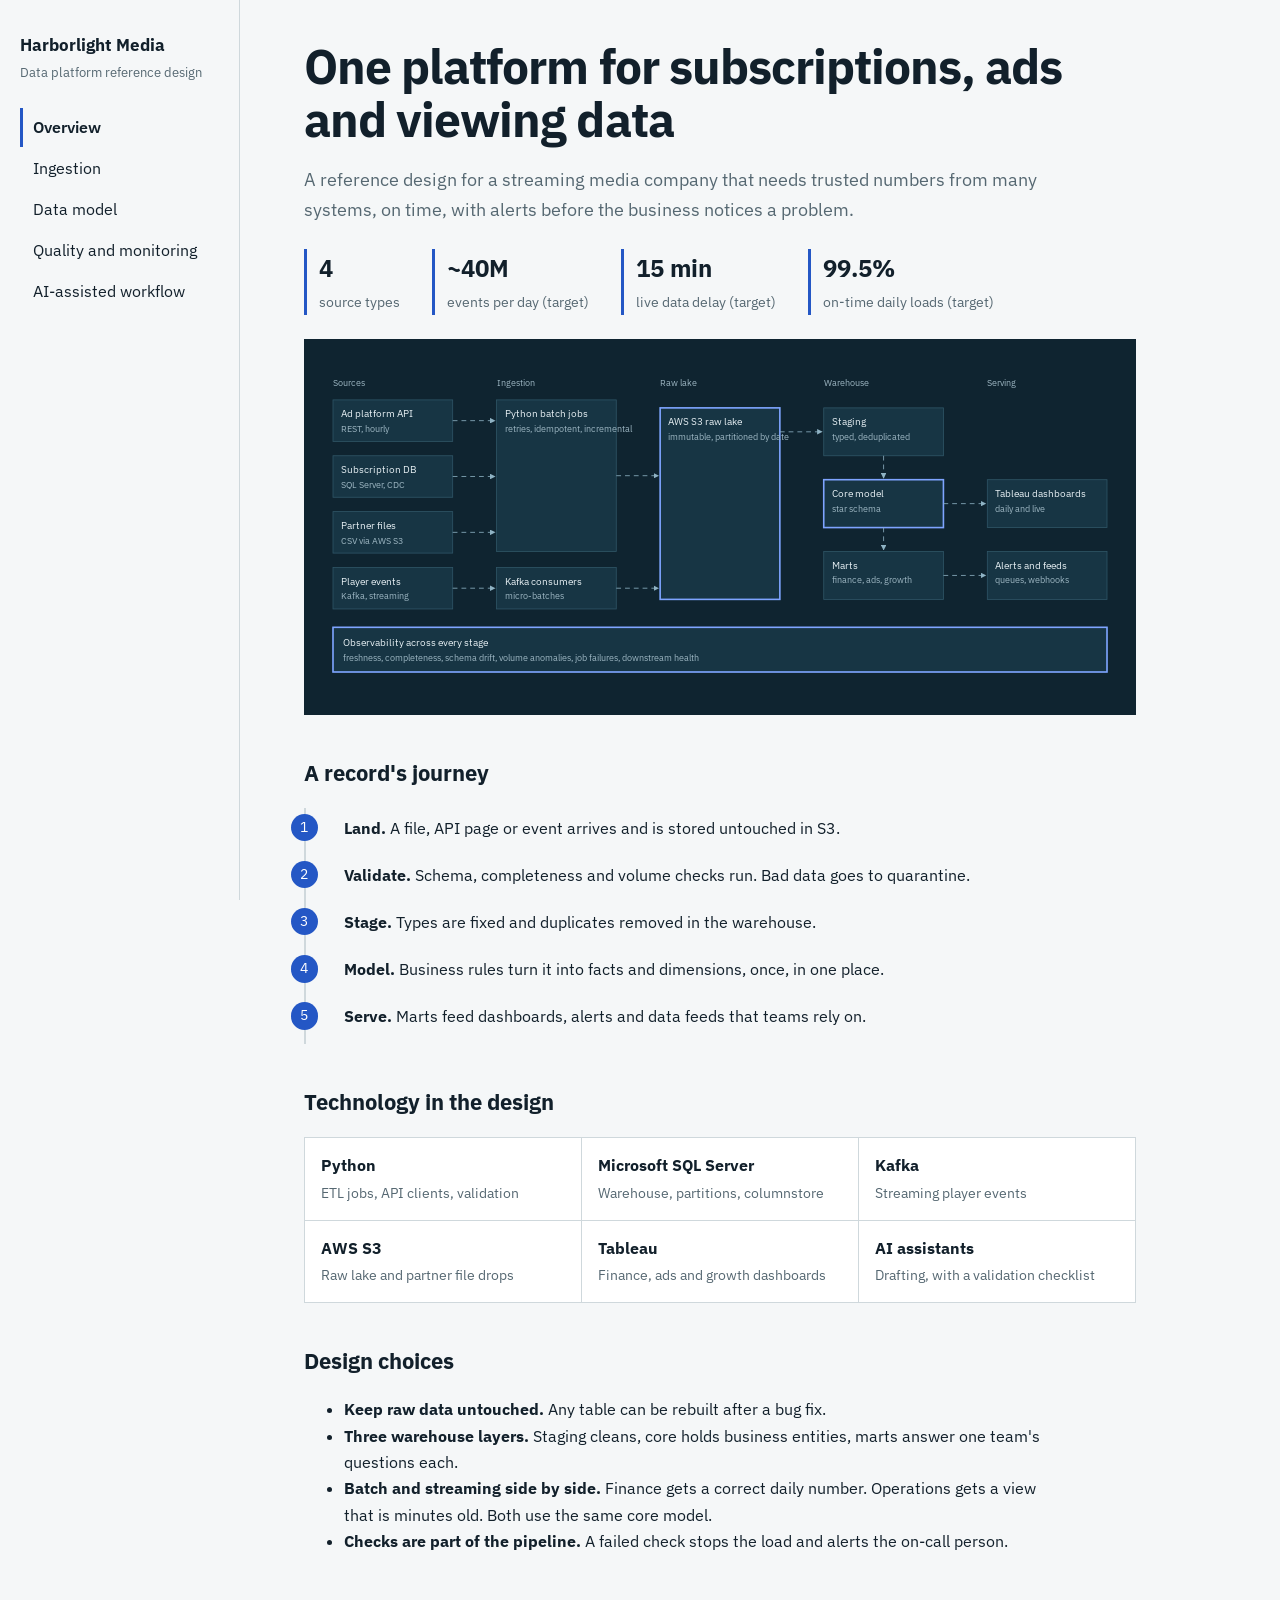
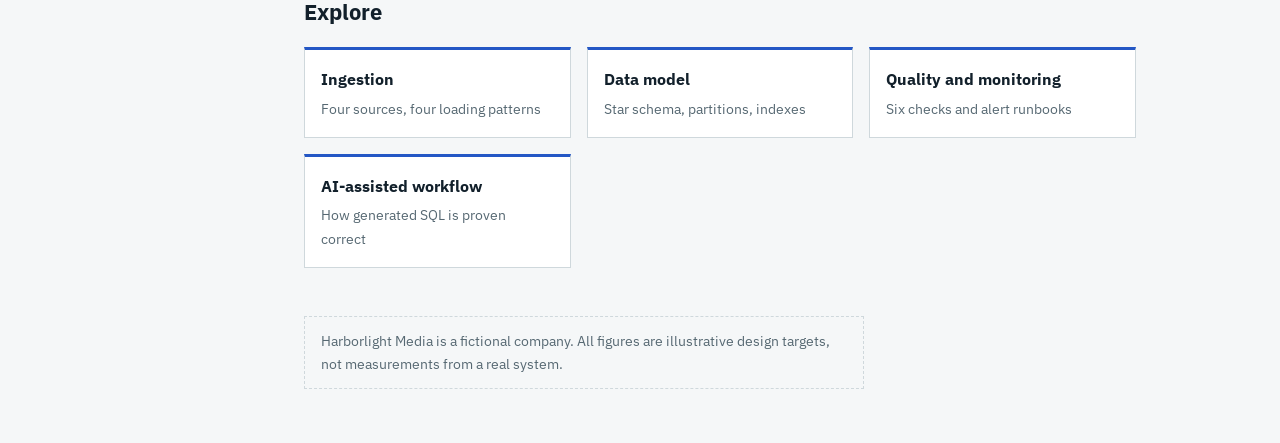
<file: index.html>
<!doctype html><html lang="en"><head><meta charset="utf-8"><meta name="viewport" content="width=device-width,initial-scale=1"><title>Overview | Harborlight Data Platform</title><link rel="preconnect" href="https://fonts.googleapis.com"><link rel="stylesheet" href="https://fonts.googleapis.com/css2?family=IBM+Plex+Sans:wght@400;600&family=IBM+Plex+Mono&display=swap"><link rel="stylesheet" href="style.css"></head><body><nav><b>Harborlight Media</b><small>Data platform reference design</small><a href="index.html" aria-current=page>Overview</a><a href="ingestion.html">Ingestion</a><a href="model.html">Data model</a><a href="quality.html">Quality and monitoring</a><a href="ai-workflow.html">AI-assisted workflow</a></nav><main>
<h1>One platform for subscriptions, ads and viewing data</h1><p class="lead">A reference design for a streaming media company that needs trusted numbers from many systems, on time, with alerts before the business notices a problem.</p>
<div class="stats"><div><strong>4</strong><span>source types</span></div><div><strong>~40M</strong><span>events per day (target)</span></div><div><strong>15 min</strong><span>live data delay (target)</span></div><div><strong>99.5%</strong><span>on-time daily loads (target)</span></div></div>
<div class="fig dark"><svg viewBox="0 0 990 410" role="img" aria-label="Sources feed Python batch jobs and Kafka consumers, which write to an S3 raw lake, then staging, core model and marts, then dashboards and alerts. Observability covers every stage."><defs><marker id="a" viewBox="0 0 10 10" refX="9" refY="5" markerWidth="7" markerHeight="7" orient="auto"><path d="M0 0L10 5L0 10z" fill="#8fb3c4"/></marker></defs><text class="s" x="10" y="32">Sources</text><text class="s" x="215" y="32">Ingestion</text><text class="s" x="420" y="32">Raw lake</text><text class="s" x="625" y="32">Warehouse</text><text class="s" x="830" y="32">Serving</text><rect class="box" x="10" y="50" width="150" height="52"/><text class="t" x="20" y="72">Ad platform API</text><text class="s" x="20" y="90">REST, hourly</text><rect class="box" x="10" y="120" width="150" height="52"/><text class="t" x="20" y="142">Subscription DB</text><text class="s" x="20" y="160">SQL Server, CDC</text><rect class="box" x="10" y="190" width="150" height="52"/><text class="t" x="20" y="212">Partner files</text><text class="s" x="20" y="230">CSV via AWS S3</text><rect class="box" x="10" y="260" width="150" height="52"/><text class="t" x="20" y="282">Player events</text><text class="s" x="20" y="300">Kafka, streaming</text><rect class="box" x="215" y="50" width="150" height="190"/><text class="t" x="225" y="72">Python batch jobs</text><text class="s" x="225" y="90">retries, idempotent, incremental</text><rect class="box" x="215" y="260" width="150" height="52"/><text class="t" x="225" y="282">Kafka consumers</text><text class="s" x="225" y="300">micro-batches</text><rect class="box" x="420" y="60" width="150" height="240"/><rect class="hl" x="420" y="60" width="150" height="240"/><text class="t" x="430" y="82">AWS S3 raw lake</text><text class="s" x="430" y="100">immutable, partitioned by date</text><rect class="box" x="625" y="60" width="150" height="60"/><text class="t" x="635" y="82">Staging</text><text class="s" x="635" y="100">typed, deduplicated</text><rect class="box" x="625" y="150" width="150" height="60"/><rect class="hl" x="625" y="150" width="150" height="60"/><text class="t" x="635" y="172">Core model</text><text class="s" x="635" y="190">star schema</text><rect class="box" x="625" y="240" width="150" height="60"/><text class="t" x="635" y="262">Marts</text><text class="s" x="635" y="280">finance, ads, growth</text><rect class="box" x="830" y="150" width="150" height="60"/><text class="t" x="840" y="172">Tableau dashboards</text><text class="s" x="840" y="190">daily and live</text><rect class="box" x="830" y="240" width="150" height="60"/><text class="t" x="840" y="262">Alerts and feeds</text><text class="s" x="840" y="280">queues, webhooks</text><path class="ar flow" d="M160 76H213"/><path class="ar flow" d="M160 146H213"/><path class="ar flow" d="M160 216H213"/><path class="ar flow" d="M160 286H213"/><path class="ar flow" d="M365 145H418"/><path class="ar flow" d="M365 286H418"/><path class="ar flow" d="M570 90H623"/><path class="ar flow" d="M700 120V148"/><path class="ar flow" d="M700 210V238"/><path class="ar flow" d="M775 180H828"/><path class="ar flow" d="M775 270H828"/><rect class="box" x="10" y="335" width="970" height="56"/><rect class="hl" x="10" y="335" width="970" height="56"/><text class="t" x="22" y="358">Observability across every stage</text><text class="s" x="22" y="377">freshness, completeness, schema drift, volume anomalies, job failures, downstream health</text></svg></div>
<h2>A record's journey</h2><ol class="j"><li><b>Land.</b> A file, API page or event arrives and is stored untouched in S3.</li><li><b>Validate.</b> Schema, completeness and volume checks run. Bad data goes to quarantine.</li><li><b>Stage.</b> Types are fixed and duplicates removed in the warehouse.</li><li><b>Model.</b> Business rules turn it into facts and dimensions, once, in one place.</li><li><b>Serve.</b> Marts feed dashboards, alerts and data feeds that teams rely on.</li></ol>
<h2>Technology in the design</h2><div class="grid"><div><b>Python</b><span>ETL jobs, API clients, validation</span></div><div><b>Microsoft SQL Server</b><span>Warehouse, partitions, columnstore</span></div><div><b>Kafka</b><span>Streaming player events</span></div><div><b>AWS S3</b><span>Raw lake and partner file drops</span></div><div><b>Tableau</b><span>Finance, ads and growth dashboards</span></div><div><b>AI assistants</b><span>Drafting, with a validation checklist</span></div></div>
<h2>Design choices</h2><ul><li><b>Keep raw data untouched.</b> Any table can be rebuilt after a bug fix.</li><li><b>Three warehouse layers.</b> Staging cleans, core holds business entities, marts answer one team's questions each.</li><li><b>Batch and streaming side by side.</b> Finance gets a correct daily number. Operations gets a view that is minutes old. Both use the same core model.</li><li><b>Checks are part of the pipeline.</b> A failed check stops the load and alerts the on-call person.</li></ul>
<h2>Explore</h2><div class="go"><a href="ingestion.html"><b>Ingestion</b><span>Four sources, four loading patterns</span></a><a href="model.html"><b>Data model</b><span>Star schema, partitions, indexes</span></a><a href="quality.html"><b>Quality and monitoring</b><span>Six checks and alert runbooks</span></a><a href="ai-workflow.html"><b>AI-assisted workflow</b><span>How generated SQL is proven correct</span></a></div>
<p class="note">Harborlight Media is a fictional company. All figures are illustrative design targets, not measurements from a real system.</p></main></body></html>
</file>
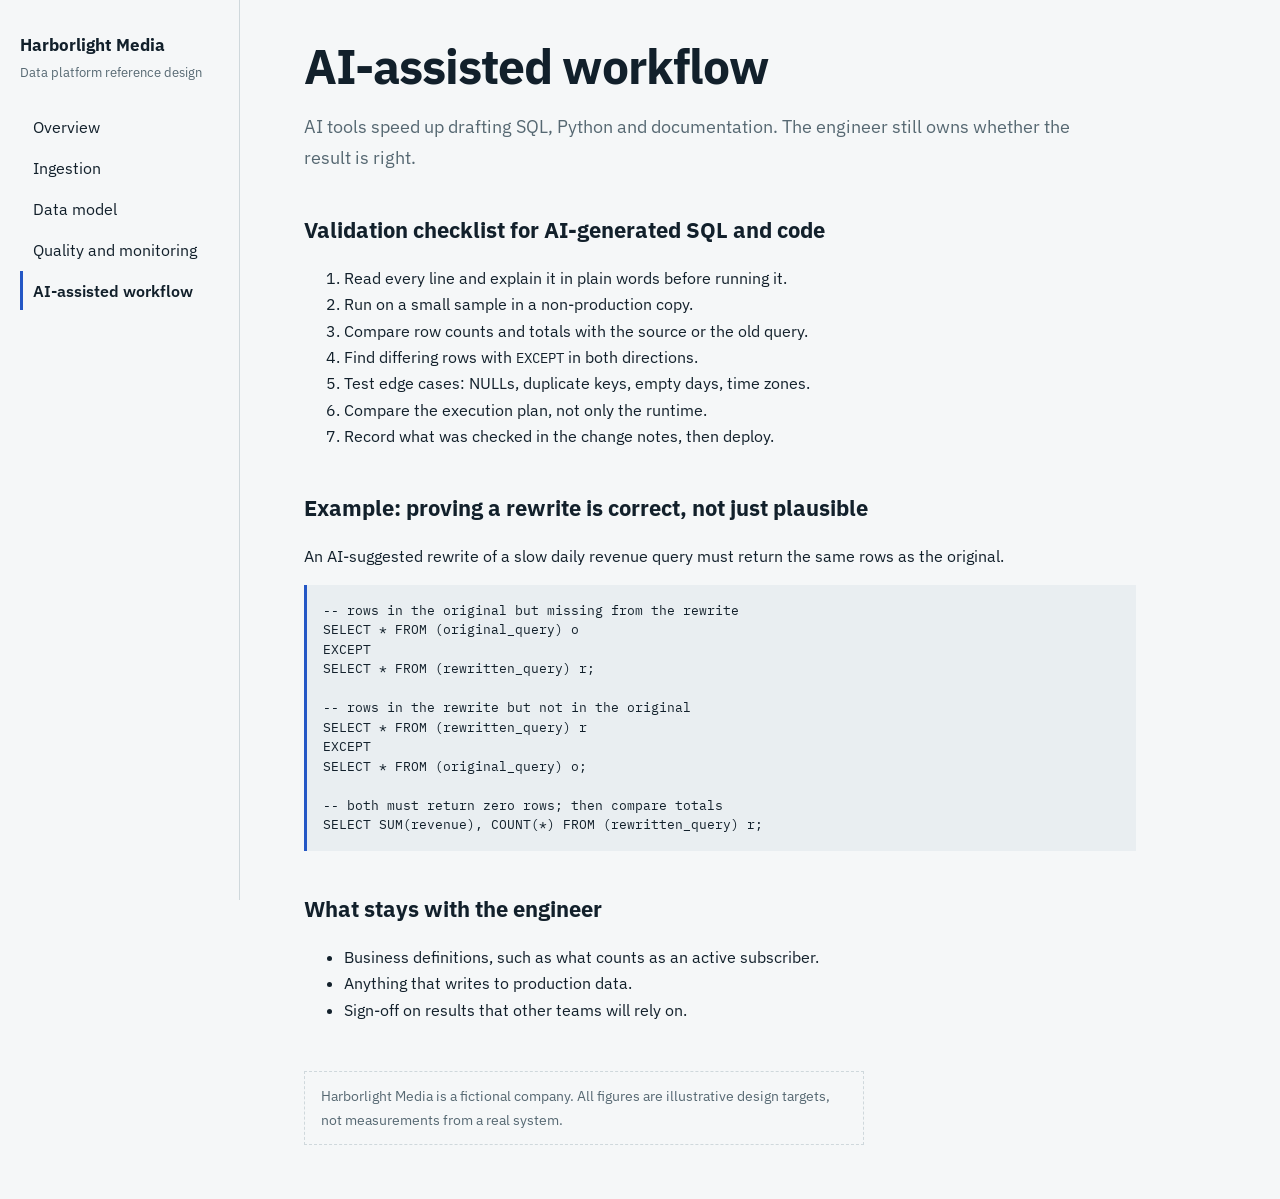
<file: ai-workflow.html>
<!doctype html><html lang="en"><head><meta charset="utf-8"><meta name="viewport" content="width=device-width,initial-scale=1"><title>AI-assisted workflow | Harborlight Data Platform</title><link rel="preconnect" href="https://fonts.googleapis.com"><link rel="stylesheet" href="https://fonts.googleapis.com/css2?family=IBM+Plex+Sans:wght@400;600&family=IBM+Plex+Mono&display=swap"><link rel="stylesheet" href="style.css"></head><body><nav><b>Harborlight Media</b><small>Data platform reference design</small><a href="index.html">Overview</a><a href="ingestion.html">Ingestion</a><a href="model.html">Data model</a><a href="quality.html">Quality and monitoring</a><a href="ai-workflow.html" aria-current=page>AI-assisted workflow</a></nav><main><h1>AI-assisted workflow</h1><p class="lead">AI tools speed up drafting SQL, Python and documentation. The engineer still owns whether the result is right.</p><h2>Validation checklist for AI-generated SQL and code</h2><ol><li>Read every line and explain it in plain words before running it.</li><li>Run on a small sample in a non-production copy.</li><li>Compare row counts and totals with the source or the old query.</li><li>Find differing rows with <code>EXCEPT</code> in both directions.</li><li>Test edge cases: NULLs, duplicate keys, empty days, time zones.</li><li>Compare the execution plan, not only the runtime.</li><li>Record what was checked in the change notes, then deploy.</li></ol><h2>Example: proving a rewrite is correct, not just plausible</h2><p>An AI-suggested rewrite of a slow daily revenue query must return the same rows as the original.</p><pre>-- rows in the original but missing from the rewrite
SELECT * FROM (original_query) o
EXCEPT
SELECT * FROM (rewritten_query) r;

-- rows in the rewrite but not in the original
SELECT * FROM (rewritten_query) r
EXCEPT
SELECT * FROM (original_query) o;

-- both must return zero rows; then compare totals
SELECT SUM(revenue), COUNT(*) FROM (rewritten_query) r;</pre><h2>What stays with the engineer</h2><ul><li>Business definitions, such as what counts as an active subscriber.</li><li>Anything that writes to production data.</li><li>Sign-off on results that other teams will rely on.</li></ul><p class="note">Harborlight Media is a fictional company. All figures are illustrative design targets, not measurements from a real system.</p></main></body></html>
</file>
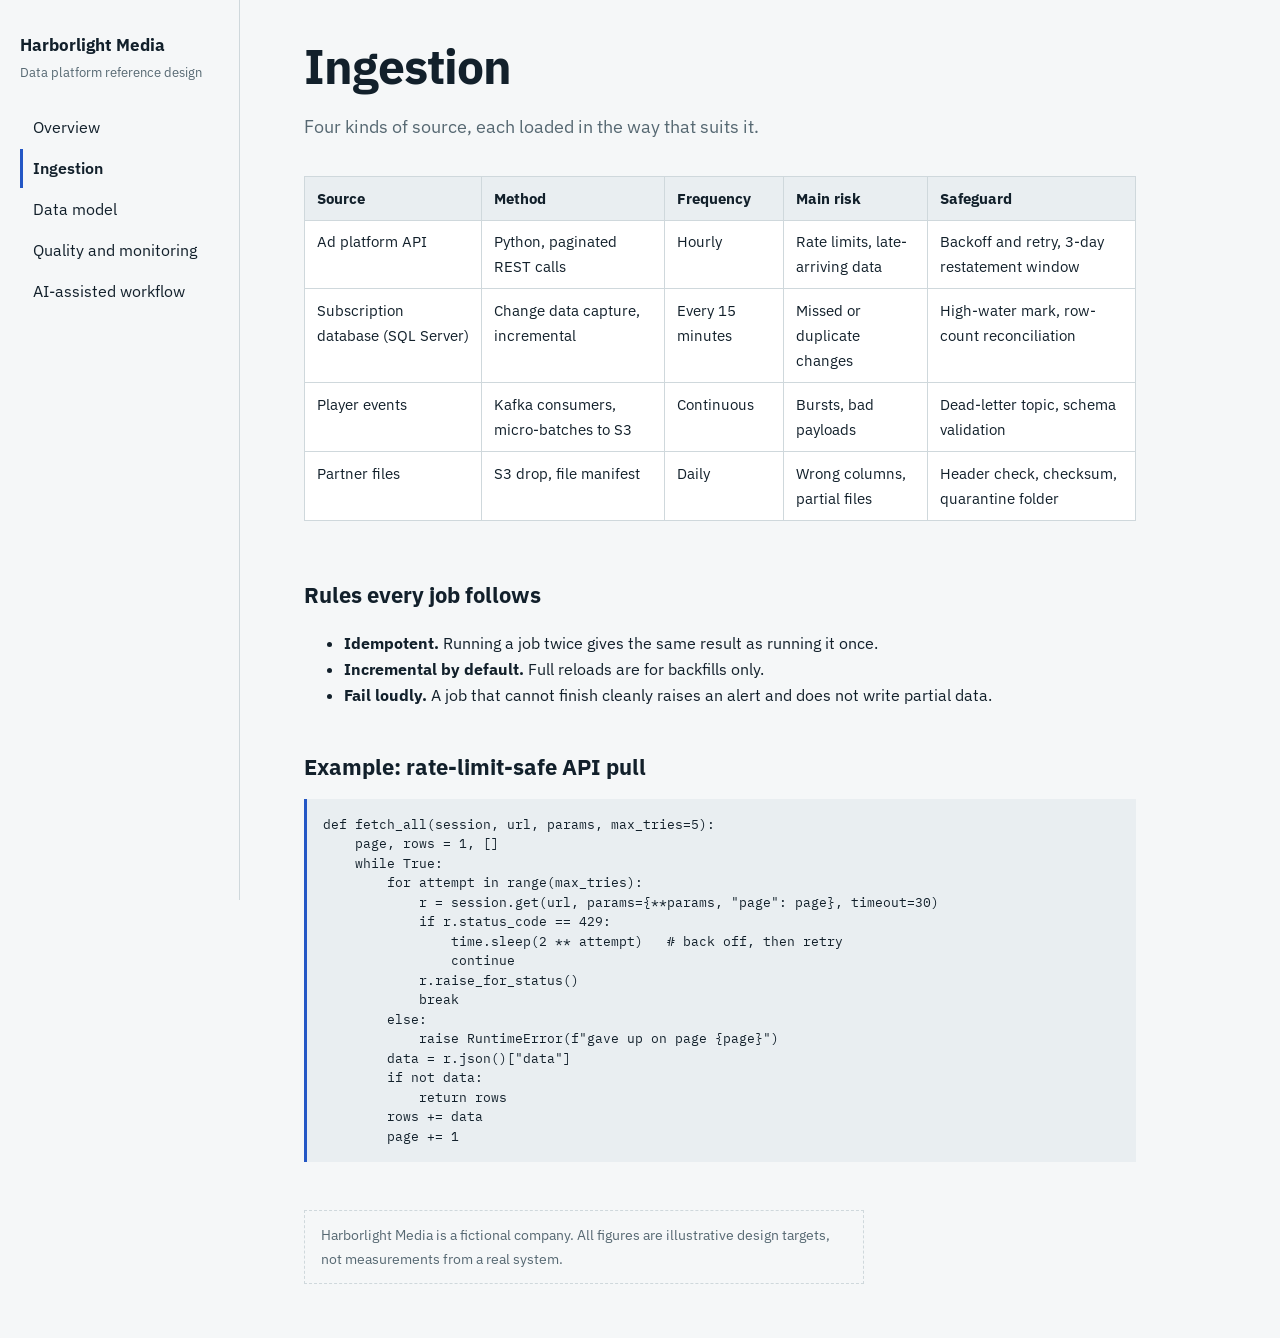
<file: ingestion.html>
<!doctype html><html lang="en"><head><meta charset="utf-8"><meta name="viewport" content="width=device-width,initial-scale=1"><title>Ingestion | Harborlight Data Platform</title><link rel="preconnect" href="https://fonts.googleapis.com"><link rel="stylesheet" href="https://fonts.googleapis.com/css2?family=IBM+Plex+Sans:wght@400;600&family=IBM+Plex+Mono&display=swap"><link rel="stylesheet" href="style.css"></head><body><nav><b>Harborlight Media</b><small>Data platform reference design</small><a href="index.html">Overview</a><a href="ingestion.html" aria-current=page>Ingestion</a><a href="model.html">Data model</a><a href="quality.html">Quality and monitoring</a><a href="ai-workflow.html">AI-assisted workflow</a></nav><main><h1>Ingestion</h1><p class="lead">Four kinds of source, each loaded in the way that suits it.</p><div class="wrap"><table><tr><th>Source</th><th>Method</th><th>Frequency</th><th>Main risk</th><th>Safeguard</th></tr><tr><td>Ad platform API</td><td>Python, paginated REST calls</td><td>Hourly</td><td>Rate limits, late-arriving data</td><td>Backoff and retry, 3-day restatement window</td></tr><tr><td>Subscription database (SQL Server)</td><td>Change data capture, incremental</td><td>Every 15 minutes</td><td>Missed or duplicate changes</td><td>High-water mark, row-count reconciliation</td></tr><tr><td>Player events</td><td>Kafka consumers, micro-batches to S3</td><td>Continuous</td><td>Bursts, bad payloads</td><td>Dead-letter topic, schema validation</td></tr><tr><td>Partner files</td><td>S3 drop, file manifest</td><td>Daily</td><td>Wrong columns, partial files</td><td>Header check, checksum, quarantine folder</td></tr></table></div><h2>Rules every job follows</h2><ul><li><b>Idempotent.</b> Running a job twice gives the same result as running it once.</li><li><b>Incremental by default.</b> Full reloads are for backfills only.</li><li><b>Fail loudly.</b> A job that cannot finish cleanly raises an alert and does not write partial data.</li></ul><h2>Example: rate-limit-safe API pull</h2><pre>def fetch_all(session, url, params, max_tries=5):
    page, rows = 1, []
    while True:
        for attempt in range(max_tries):
            r = session.get(url, params={**params, "page": page}, timeout=30)
            if r.status_code == 429:
                time.sleep(2 ** attempt)   # back off, then retry
                continue
            r.raise_for_status()
            break
        else:
            raise RuntimeError(f"gave up on page {page}")
        data = r.json()["data"]
        if not data:
            return rows
        rows += data
        page += 1</pre><p class="note">Harborlight Media is a fictional company. All figures are illustrative design targets, not measurements from a real system.</p></main></body></html>
</file>
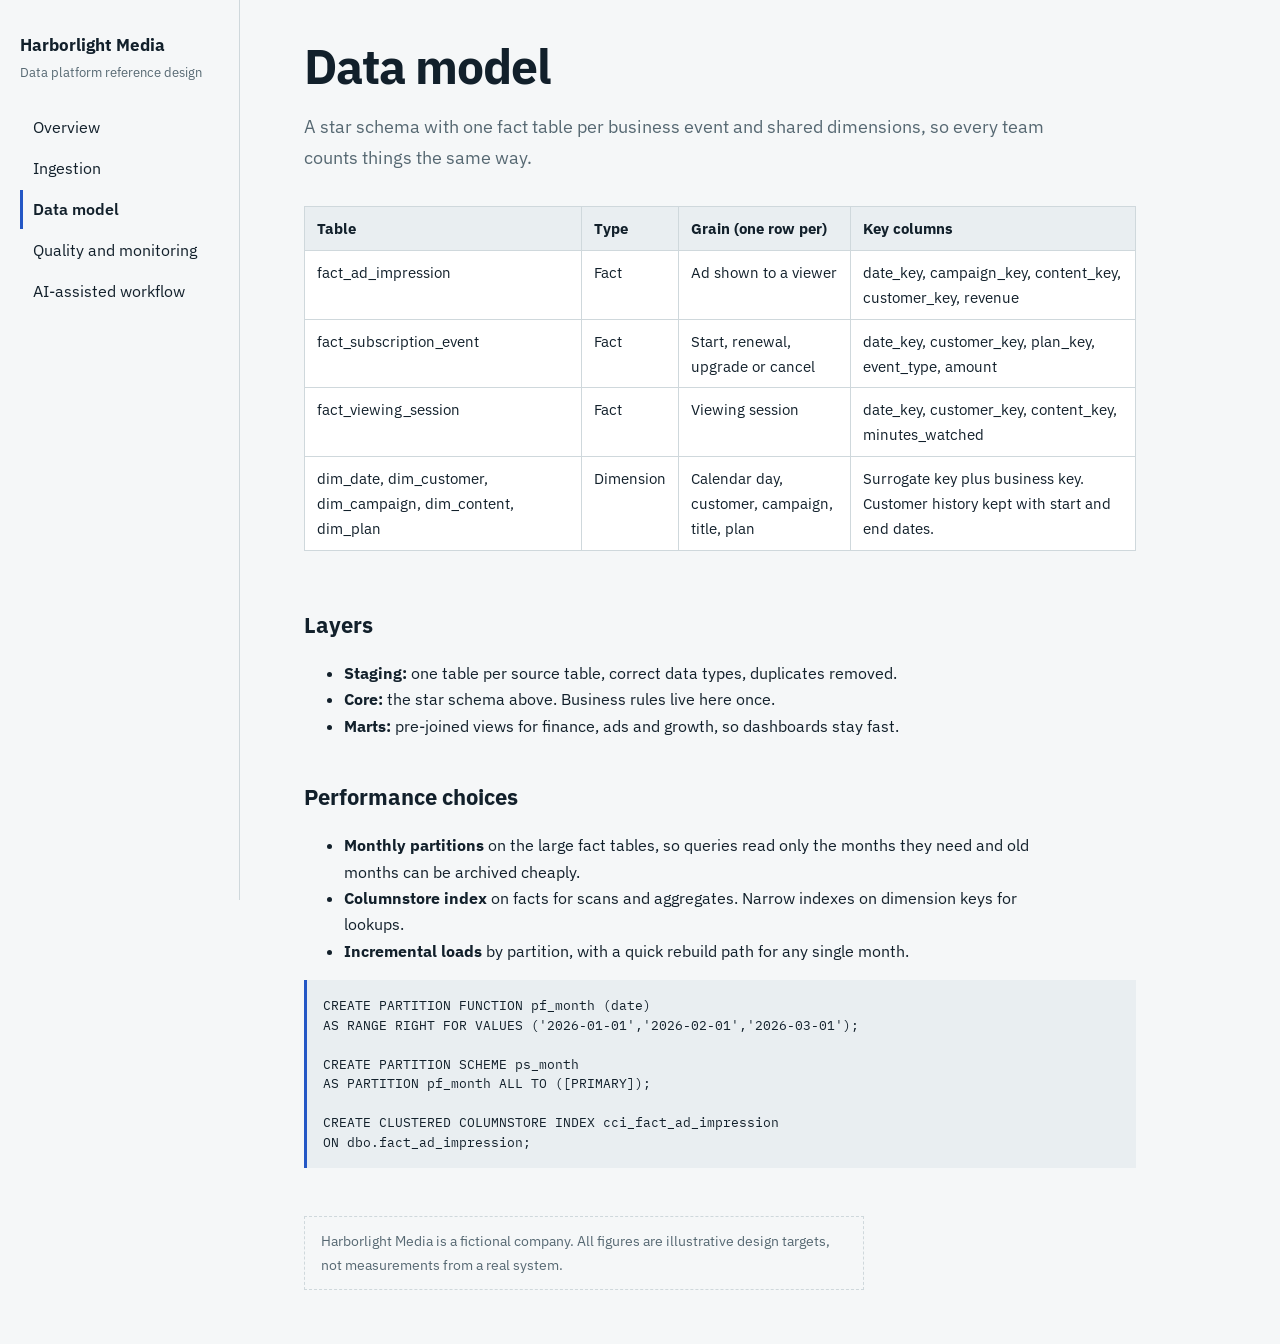
<file: model.html>
<!doctype html><html lang="en"><head><meta charset="utf-8"><meta name="viewport" content="width=device-width,initial-scale=1"><title>Data model | Harborlight Data Platform</title><link rel="preconnect" href="https://fonts.googleapis.com"><link rel="stylesheet" href="https://fonts.googleapis.com/css2?family=IBM+Plex+Sans:wght@400;600&family=IBM+Plex+Mono&display=swap"><link rel="stylesheet" href="style.css"></head><body><nav><b>Harborlight Media</b><small>Data platform reference design</small><a href="index.html">Overview</a><a href="ingestion.html">Ingestion</a><a href="model.html" aria-current=page>Data model</a><a href="quality.html">Quality and monitoring</a><a href="ai-workflow.html">AI-assisted workflow</a></nav><main><h1>Data model</h1><p class="lead">A star schema with one fact table per business event and shared dimensions, so every team counts things the same way.</p><div class="wrap"><table><tr><th>Table</th><th>Type</th><th>Grain (one row per)</th><th>Key columns</th></tr><tr><td>fact_ad_impression</td><td>Fact</td><td>Ad shown to a viewer</td><td>date_key, campaign_key, content_key, customer_key, revenue</td></tr><tr><td>fact_subscription_event</td><td>Fact</td><td>Start, renewal, upgrade or cancel</td><td>date_key, customer_key, plan_key, event_type, amount</td></tr><tr><td>fact_viewing_session</td><td>Fact</td><td>Viewing session</td><td>date_key, customer_key, content_key, minutes_watched</td></tr><tr><td>dim_date, dim_customer, dim_campaign, dim_content, dim_plan</td><td>Dimension</td><td>Calendar day, customer, campaign, title, plan</td><td>Surrogate key plus business key. Customer history kept with start and end dates.</td></tr></table></div><h2>Layers</h2><ul><li><b>Staging:</b> one table per source table, correct data types, duplicates removed.</li><li><b>Core:</b> the star schema above. Business rules live here once.</li><li><b>Marts:</b> pre-joined views for finance, ads and growth, so dashboards stay fast.</li></ul><h2>Performance choices</h2><ul><li><b>Monthly partitions</b> on the large fact tables, so queries read only the months they need and old months can be archived cheaply.</li><li><b>Columnstore index</b> on facts for scans and aggregates. Narrow indexes on dimension keys for lookups.</li><li><b>Incremental loads</b> by partition, with a quick rebuild path for any single month.</li></ul><pre>CREATE PARTITION FUNCTION pf_month (date)
AS RANGE RIGHT FOR VALUES ('2026-01-01','2026-02-01','2026-03-01');

CREATE PARTITION SCHEME ps_month
AS PARTITION pf_month ALL TO ([PRIMARY]);

CREATE CLUSTERED COLUMNSTORE INDEX cci_fact_ad_impression
ON dbo.fact_ad_impression;</pre><p class="note">Harborlight Media is a fictional company. All figures are illustrative design targets, not measurements from a real system.</p></main></body></html>
</file>
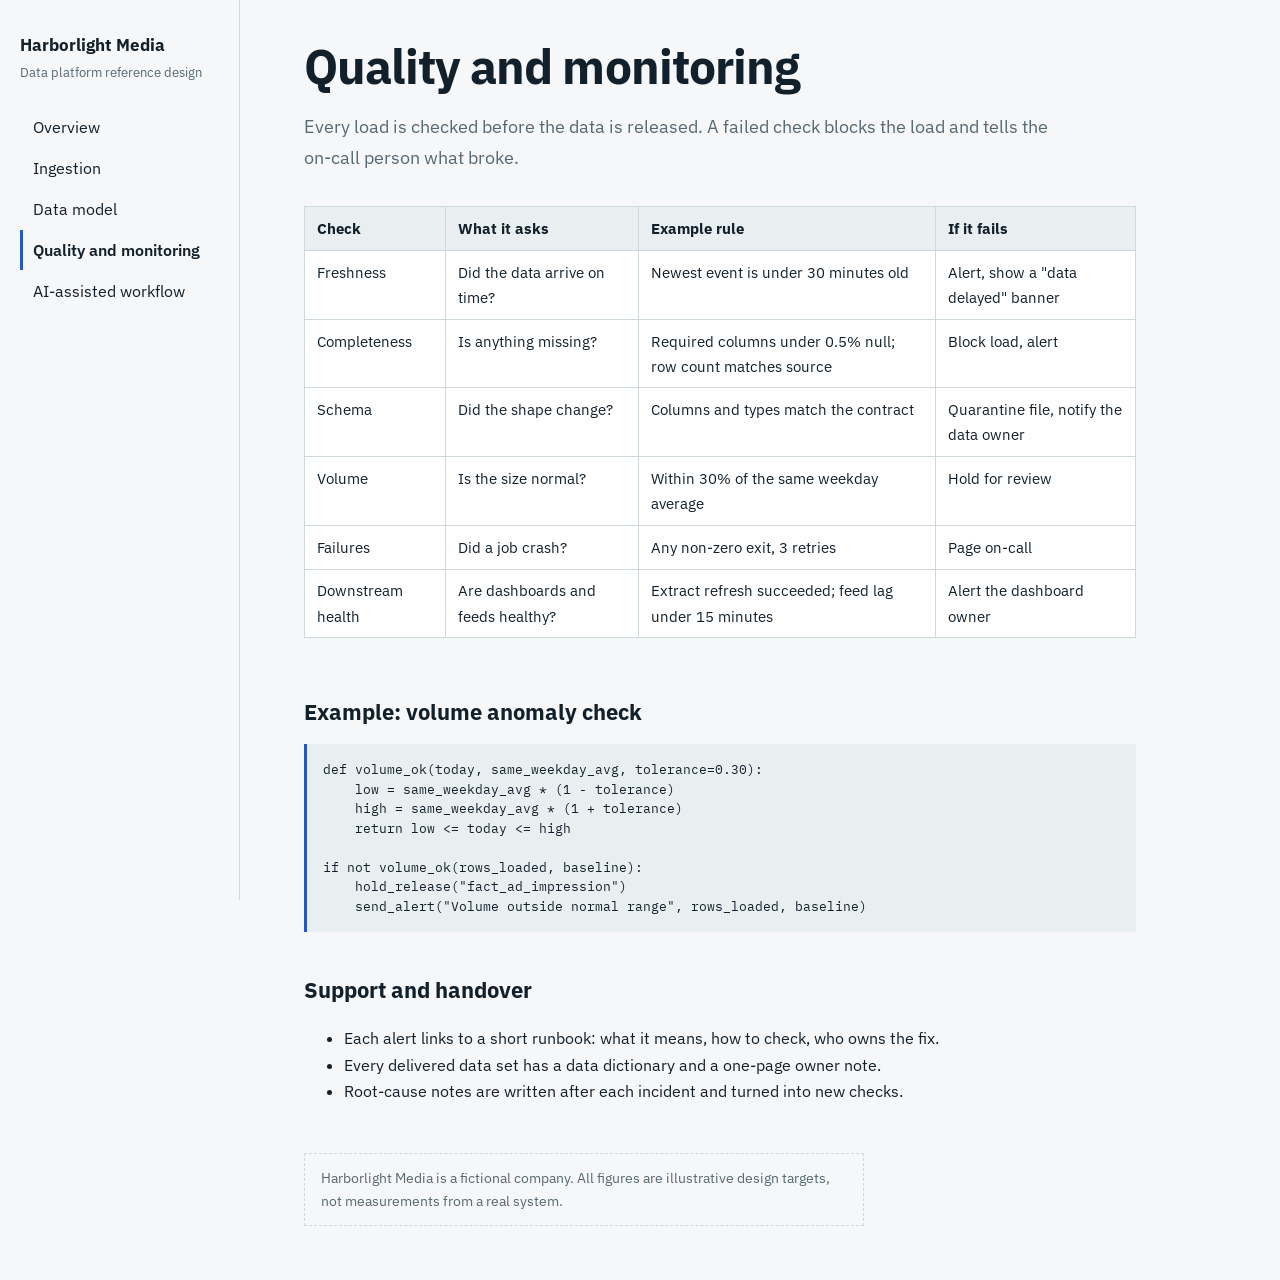
<file: quality.html>
<!doctype html><html lang="en"><head><meta charset="utf-8"><meta name="viewport" content="width=device-width,initial-scale=1"><title>Quality and monitoring | Harborlight Data Platform</title><link rel="preconnect" href="https://fonts.googleapis.com"><link rel="stylesheet" href="https://fonts.googleapis.com/css2?family=IBM+Plex+Sans:wght@400;600&family=IBM+Plex+Mono&display=swap"><link rel="stylesheet" href="style.css"></head><body><nav><b>Harborlight Media</b><small>Data platform reference design</small><a href="index.html">Overview</a><a href="ingestion.html">Ingestion</a><a href="model.html">Data model</a><a href="quality.html" aria-current=page>Quality and monitoring</a><a href="ai-workflow.html">AI-assisted workflow</a></nav><main><h1>Quality and monitoring</h1><p class="lead">Every load is checked before the data is released. A failed check blocks the load and tells the on-call person what broke.</p><div class="wrap"><table><tr><th>Check</th><th>What it asks</th><th>Example rule</th><th>If it fails</th></tr><tr><td>Freshness</td><td>Did the data arrive on time?</td><td>Newest event is under 30 minutes old</td><td>Alert, show a "data delayed" banner</td></tr><tr><td>Completeness</td><td>Is anything missing?</td><td>Required columns under 0.5% null; row count matches source</td><td>Block load, alert</td></tr><tr><td>Schema</td><td>Did the shape change?</td><td>Columns and types match the contract</td><td>Quarantine file, notify the data owner</td></tr><tr><td>Volume</td><td>Is the size normal?</td><td>Within 30% of the same weekday average</td><td>Hold for review</td></tr><tr><td>Failures</td><td>Did a job crash?</td><td>Any non-zero exit, 3 retries</td><td>Page on-call</td></tr><tr><td>Downstream health</td><td>Are dashboards and feeds healthy?</td><td>Extract refresh succeeded; feed lag under 15 minutes</td><td>Alert the dashboard owner</td></tr></table></div><h2>Example: volume anomaly check</h2><pre>def volume_ok(today, same_weekday_avg, tolerance=0.30):
    low = same_weekday_avg * (1 - tolerance)
    high = same_weekday_avg * (1 + tolerance)
    return low <= today <= high

if not volume_ok(rows_loaded, baseline):
    hold_release("fact_ad_impression")
    send_alert("Volume outside normal range", rows_loaded, baseline)</pre><h2>Support and handover</h2><ul><li>Each alert links to a short runbook: what it means, how to check, who owns the fix.</li><li>Every delivered data set has a data dictionary and a one-page owner note.</li><li>Root-cause notes are written after each incident and turned into new checks.</li></ul><p class="note">Harborlight Media is a fictional company. All figures are illustrative design targets, not measurements from a real system.</p></main></body></html>
</file>
<file: style.css>
:root{--ink:#12202b;--mute:#566872;--paper:#f5f7f8;--card:#fff;--line:#cfd8dc;--blue:#2457c5;--ok:#1f8a70;--code:#e9eef1;color-scheme:light}
@media(prefers-color-scheme:dark){:root:not([data-theme=light]){--ink:#e6edf1;--mute:#9bb0ba;--paper:#0e171d;--card:#16232b;--line:#2c3e49;--blue:#7ea4ff;--ok:#4cc9a6;--code:#1b2b34;color-scheme:dark}}
*{box-sizing:border-box}html{scroll-padding-top:1rem}
body{margin:0;background:var(--paper);color:var(--ink);font:16px/1.65 "IBM Plex Sans",system-ui,-apple-system,"Segoe UI",sans-serif;display:grid;grid-template-columns:240px 1fr;min-height:100vh}
nav{position:sticky;top:0;height:100vh;padding:2rem 1.25rem;border-right:1px solid var(--line)}
nav b{display:block;font-size:1.05rem;margin-bottom:.15rem}nav small{color:var(--mute);display:block;margin-bottom:1.5rem}
nav a{display:block;padding:.4rem .6rem;margin:.1rem 0;color:var(--ink);text-decoration:none;border-left:3px solid transparent}
nav a:hover{background:var(--code)}nav a[aria-current]{border-color:var(--blue);font-weight:600}
a:focus-visible{outline:2px solid var(--blue);outline-offset:2px}
main{padding:2.5rem clamp(1.25rem,5vw,4rem);max-width:60rem}
h1{font-size:clamp(2rem,4.5vw,3rem);line-height:1.1;margin:0 0 .75rem;letter-spacing:-.02em}
h2{font-size:1.4rem;margin:2.5rem 0 .5rem}p,li{max-width:70ch}.lead{font-size:1.15rem;color:var(--mute)}
.fig{overflow-x:auto;border:1px solid var(--line);background:var(--card);padding:1rem;margin:1.5rem 0}
.fig svg{min-width:760px;width:100%;height:auto}
.box{fill:var(--card);stroke:var(--line)}.hl{fill:none;stroke:var(--blue);stroke-width:2}.t{fill:var(--ink);font:13px "IBM Plex Sans",sans-serif}.s{fill:var(--mute);font:11px "IBM Plex Sans",sans-serif}.ar{stroke:var(--mute);fill:none;marker-end:url(#a)}.ok{fill:var(--ok)}
table{border-collapse:collapse;width:100%;margin:1rem 0;background:var(--card);font-size:.95rem}
th,td{text-align:left;padding:.55rem .75rem;border:1px solid var(--line);vertical-align:top}th{background:var(--code)}
.wrap{overflow-x:auto}
pre{background:var(--code);padding:1rem;overflow-x:auto;font:13px/1.5 "IBM Plex Mono",ui-monospace,Consolas,monospace;border-left:3px solid var(--blue)}
code{font-family:"IBM Plex Mono",ui-monospace,Consolas,monospace;font-size:.9em}
.stats{display:flex;flex-wrap:wrap;gap:2rem;margin:1.5rem 0}.stats div{border-left:3px solid var(--blue);padding-left:.75rem}.stats strong{display:block;font-size:1.5rem}.stats span{color:var(--mute);font-size:.9rem}
.note{border:1px dashed var(--line);padding:.75rem 1rem;color:var(--mute);font-size:.9rem;margin-top:3rem}
@media(max-width:800px){body{grid-template-columns:1fr}nav{position:static;height:auto;border:0;border-bottom:1px solid var(--line);padding:1rem}nav a{display:inline-block;border:0;border-bottom:3px solid transparent}nav a[aria-current]{border-color:var(--blue)}nav small{margin-bottom:.5rem}}
.fig.dark{background:#0f2430;border-color:#0f2430;padding:1.25rem}
.fig.dark .box{fill:#173544;stroke:#2f5566}.fig.dark .t{fill:#e8f1f5}.fig.dark .s{fill:#9fb8c4}.fig.dark .hl{stroke:#7ea4ff}.fig.dark .ar{stroke:#8fb3c4}
.flow{stroke-dasharray:6 5;animation:fl 1.2s linear infinite}@keyframes fl{to{stroke-dashoffset:-11}}
@media(prefers-reduced-motion:reduce){.flow{animation:none}}
.grid{display:grid;grid-template-columns:repeat(auto-fit,minmax(210px,1fr));gap:1px;background:var(--line);border:1px solid var(--line);margin:1rem 0}
.grid div{background:var(--card);padding:.9rem 1rem}.grid b{display:block}.grid span{color:var(--mute);font-size:.9rem}
ol.j{list-style:none;counter-reset:j;padding:0;margin:1rem 0;border-left:2px solid var(--line)}
ol.j li{counter-increment:j;position:relative;padding:.4rem 0 .9rem 2.4rem}
ol.j li::before{content:counter(j);position:absolute;left:-.95rem;top:.35rem;width:1.7rem;height:1.7rem;border-radius:50%;background:var(--blue);color:#fff;text-align:center;font-size:.85rem;line-height:1.7rem}
.go{display:grid;grid-template-columns:repeat(auto-fit,minmax(200px,1fr));gap:1rem;margin:1rem 0}
.go a{display:block;padding:1rem;background:var(--card);border:1px solid var(--line);border-top:3px solid var(--blue);color:var(--ink);text-decoration:none}
.go a:hover{background:var(--code)}.go span{display:block;color:var(--mute);font-size:.9rem;margin-top:.25rem}
</file>
